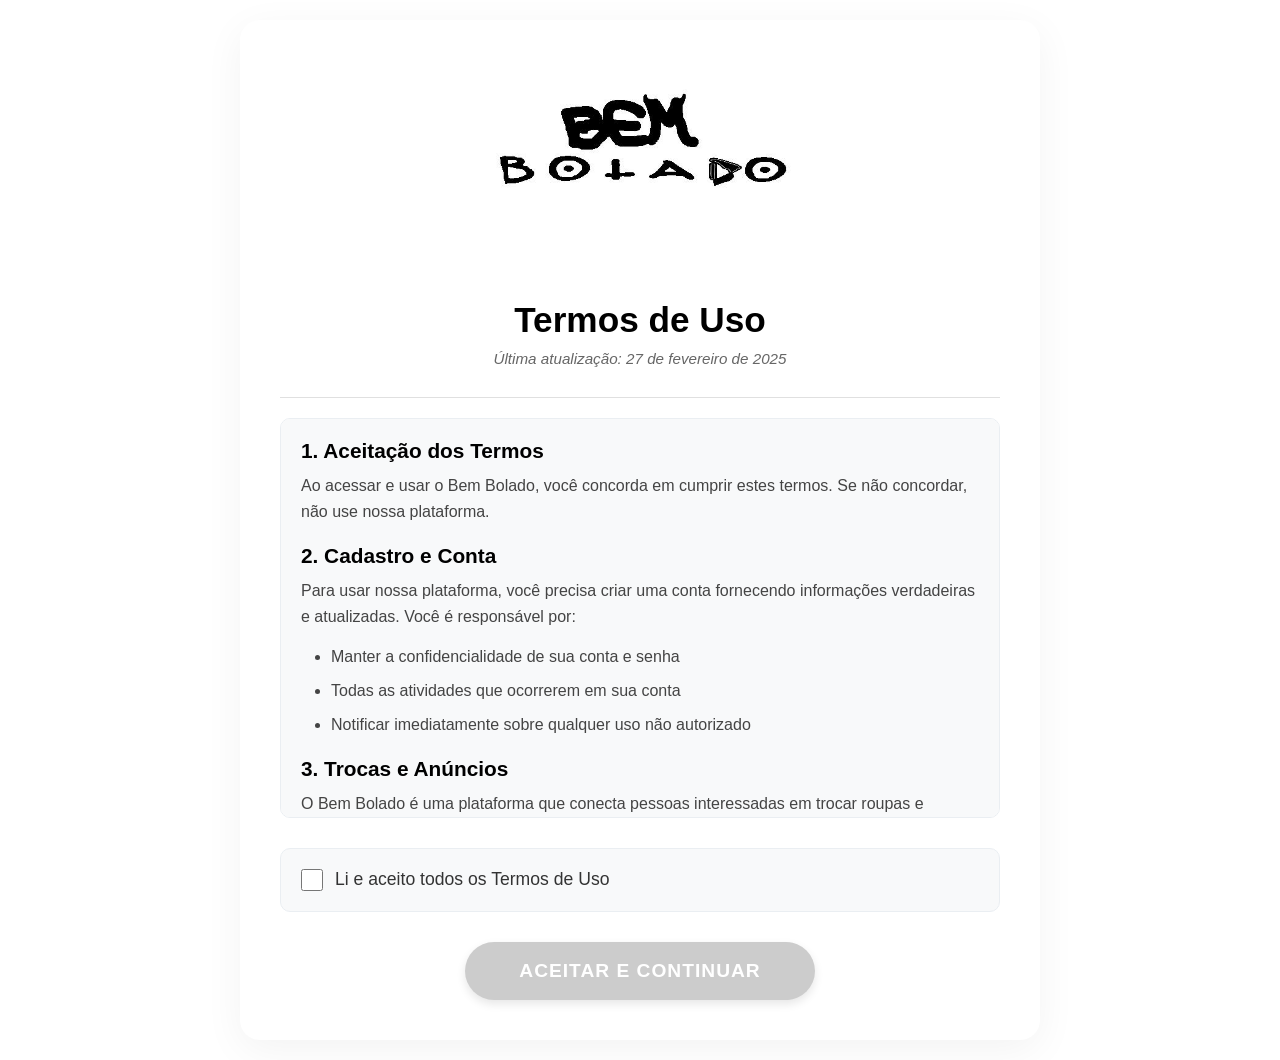
<file: index.html>
<!DOCTYPE html>
<html lang="pt-br">
<head>
    <meta charset="UTF-8">
    <meta name="viewport" content="width=device-width, initial-scale=1.0">
    <title>Bem Bolado</title>
    <link rel="stylesheet" href="style.css">
</head>
<body>
    <!-- Loading enquanto verifica -->
    <div class="loading-container" id="loading">
        <div class="loading-spinner"></div>
        <p>Carregando...</p>
    </div>

    <!-- CONTEÚDO DE LOGIN (só aparece se já aceitou os termos) -->
    <div class="container" id="conteudoLogin" style="display: none;">
        <div class="logo-container">
            <img src="foto_logo.jpg" alt="Bem Bolado" class="logo-imagem">
        </div>
        
        <div class="buttons">
            <button id="criarContaBtn" class="btn btn-primary">CRIE UMA CONTA</button>
            <button id="temContaBtn" class="btn btn-secondary">JÁ TEM UMA CONTA?</button>
        </div>
    </div>

    <!-- Modal de Login -->
    <div id="loginModal" class="modal">
        <div class="modal-content">
            <span class="close">&times;</span>
            <h2>Login</h2>
            <form id="loginForm">
                <div class="form-group">
                    <label for="email">Email</label>
                    <input type="email" id="email" placeholder="digite o email...">
                </div>
                <div class="form-group">
                    <label for="senha">Senha</label>
                    <input type="password" id="senha" placeholder="digite a senha...">
                </div>
                <button type="submit" class="btn btn-primary btn-block">LOGIN</button>
                <div class="modal-links">
                    <a href="#" id="esqueciSenha">ESQUECEU A SENHA?</a>
                    <a href="#" id="criarContaModal">CRIE UMA CONTA</a>
                </div>
            </form>
        </div>
    </div>

    <!-- Modal de Registro -->
    <div id="registerModal" class="modal">
        <div class="modal-content">
            <span class="close">&times;</span>
            <h2>Torne-se um BOLADO!</h2>
            <h3>Crie uma Conta</h3>
            <form id="registerForm">
                <div class="form-group">
                    <label for="nomeCompleto">Nome Completo</label>
                    <input type="text" id="nomeCompleto" placeholder="digite o nome completo...">
                </div>
                <div class="form-group">
                    <label for="emailRegistro">Email</label>
                    <input type="email" id="emailRegistro" placeholder="digite o email...">
                </div>
                <div class="form-group">
                    <label for="senhaRegistro">Senha</label>
                    <input type="password" id="senhaRegistro" placeholder="digite a senha...">
                </div>
                <div class="form-group">
                    <label for="cpf">CPF</label>
                    <input type="text" id="cpf" placeholder="digite seu CPF...">
                </div>
                <button type="submit" class="btn btn-primary btn-block">CRIAR</button>
                <div class="modal-links">
                    <a href="#" id="jaTemConta">JÁ TEM UMA CONTA?</a>
                </div>
            </form>
        </div>
    </div>

    <!-- Modal de Recuperar Senha -->
    <div id="forgotModal" class="modal">
        <div class="modal-content">
            <span class="close">&times;</span>
            <h2>Recuperar Senha</h2>
            <form id="forgotForm">
                <div class="form-group">
                    <label for="emailForgot">Email</label>
                    <input type="email" id="emailForgot" placeholder="digite seu email...">
                </div>
                <button type="submit" class="btn btn-primary btn-block">ENVIAR</button>
                <div class="modal-links">
                    <a href="#" id="voltarLogin">VOLTAR AO LOGIN</a>
                </div>
            </form>
        </div>
    </div>

    <script src="script.js"></script>
    <script>
        // Verifica se o usuário já aceitou os termos
        document.addEventListener('DOMContentLoaded', function() {
            const termosAceitos = sessionStorage.getItem('termosAceitos');
            
            if (!termosAceitos) {
                // Se não aceitou, redireciona para termos.html
                window.location.href = 'termo.html';
            } else {
                // Se aceitou, mostra o conteúdo de login
                document.getElementById('loading').style.display = 'none';
                document.getElementById('conteudoLogin').style.display = 'block';
            }
        });
    </script>
</body>
</html>
</file>
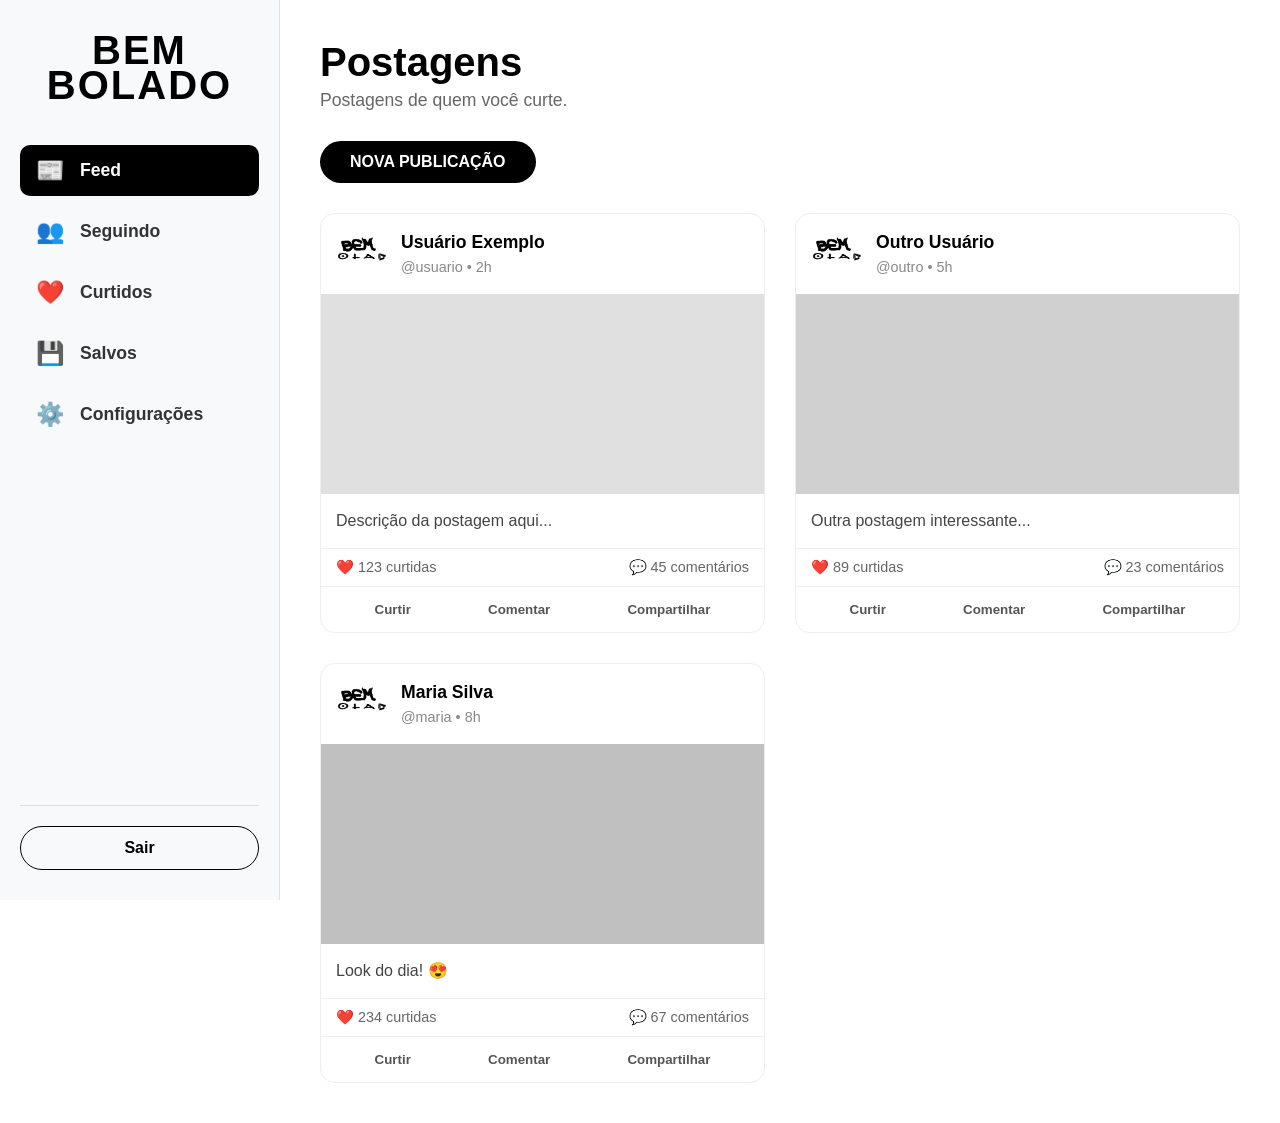
<file: dashboard.html>
<!DOCTYPE html>
<html lang="pt-br">
<head>
    <meta charset="UTF-8">
    <meta name="viewport" content="width=device-width, initial-scale=1.0">
    <title>Bem Bolado - Dashboard</title>
    <link rel="stylesheet" href="style.css">
    <link rel="stylesheet" href="dashboard.css">
</head>
<body class="dashboard-page">
    <div class="dashboard-container">
        <!-- MENU LATERAL ESQUERDO -->
        <aside class="sidebar">
            <div class="sidebar-header">
                <div class="sidebar-logo">
                    <div class="logo-linha1">BEM</div>
                    <div class="logo-linha2">BOLADO</div>
                </div>
            </div>
            
            <nav class="sidebar-nav">
                <a href="#" class="nav-item active">
                    <span class="nav-icon">📰</span>
                    <span>Feed</span>
                </a>
                <a href="#" class="nav-item">
                    <span class="nav-icon">👥</span>
                    <span>Seguindo</span>
                </a>
                <a href="#" class="nav-item">
                    <span class="nav-icon">❤️</span>
                    <span>Curtidos</span>
                </a>
                <a href="#" class="nav-item">
                    <span class="nav-icon">💾</span>
                    <span>Salvos</span>
                </a>
                <a href="#" class="nav-item">
                    <span class="nav-icon">⚙️</span>
                    <span>Configurações</span>
                </a>
            </nav>

            <div class="sidebar-footer">
                <button id="logoutBtn" class="sidebar-logout">Sair</button>
            </div>
        </aside>

        <!-- CONTEÚDO PRINCIPAL -->
        <main class="main-content">
            <header class="content-header">
                <h1>Postagens</h1>
                <p class="subtitle">Postagens de quem você curte.</p>
            </header>

            <!-- BOTÃO NOVA PUBLICAÇÃO -->
            <div class="new-post-section">
                <button id="novaPublicacaoBtn" class="btn-new-post">NOVA PUBLICAÇÃO</button>
            </div>

            <!-- GRADE DE POSTAGENS -->
            <div class="posts-grid">
                <!-- Postagem 1 -->
                <div class="post-card">
                    <div class="post-header">
                        <img src="foto_logo.jpg" alt="Avatar" class="post-avatar">
                        <div class="post-info">
                            <h4>Usuário Exemplo</h4>
                            <span class="post-time">@usuario • 2h</span>
                        </div>
                    </div>
                    <div class="post-image" style="background-color: #e0e0e0;"></div>
                    <div class="post-content">
                        <p>Descrição da postagem aqui...</p>
                    </div>
                    <div class="post-stats">
                        <span>❤️ 123 curtidas</span>
                        <span>💬 45 comentários</span>
                    </div>
                    <div class="post-actions">
                        <button class="action-btn">Curtir</button>
                        <button class="action-btn">Comentar</button>
                        <button class="action-btn">Compartilhar</button>
                    </div>
                </div>

                <!-- Postagem 2 -->
                <div class="post-card">
                    <div class="post-header">
                        <img src="foto_logo.jpg" alt="Avatar" class="post-avatar">
                        <div class="post-info">
                            <h4>Outro Usuário</h4>
                            <span class="post-time">@outro • 5h</span>
                        </div>
                    </div>
                    <div class="post-image" style="background-color: #d0d0d0;"></div>
                    <div class="post-content">
                        <p>Outra postagem interessante...</p>
                    </div>
                    <div class="post-stats">
                        <span>❤️ 89 curtidas</span>
                        <span>💬 23 comentários</span>
                    </div>
                    <div class="post-actions">
                        <button class="action-btn">Curtir</button>
                        <button class="action-btn">Comentar</button>
                        <button class="action-btn">Compartilhar</button>
                    </div>
                </div>

                <!-- Postagem 3 -->
                <div class="post-card">
                    <div class="post-header">
                        <img src="foto_logo.jpg" alt="Avatar" class="post-avatar">
                        <div class="post-info">
                            <h4>Maria Silva</h4>
                            <span class="post-time">@maria • 8h</span>
                        </div>
                    </div>
                    <div class="post-image" style="background-color: #c0c0c0;"></div>
                    <div class="post-content">
                        <p>Look do dia! 😍</p>
                    </div>
                    <div class="post-stats">
                        <span>❤️ 234 curtidas</span>
                        <span>💬 67 comentários</span>
                    </div>
                    <div class="post-actions">
                        <button class="action-btn">Curtir</button>
                        <button class="action-btn">Comentar</button>
                        <button class="action-btn">Compartilhar</button>
                    </div>
                </div>
            </div>
        </main>
    </div>

    <script src="dashboard.js"></script>
</body>

</html>
</file>
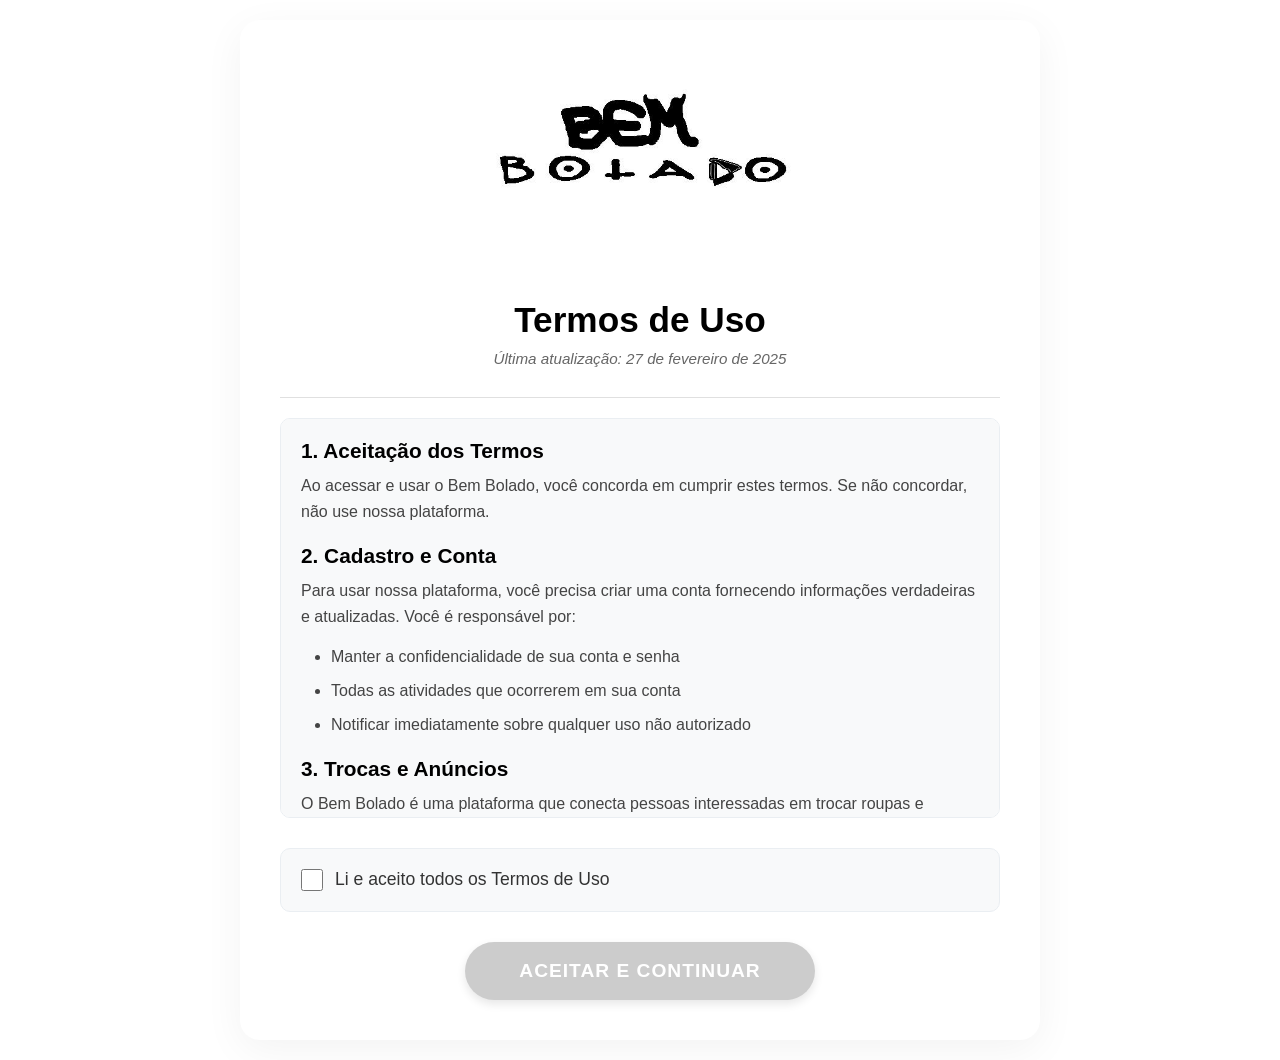
<file: termo.html>
<!DOCTYPE html>
<html lang="pt-br">
<head>
    <meta charset="UTF-8">
    <meta name="viewport" content="width=device-width, initial-scale=1.0">
    <title>Bem Bolado - Termos de Uso</title>
    <style>
        * {
            margin: 0;
            padding: 0;
            box-sizing: border-box;
            font-family: 'Segoe UI', Tahoma, Geneva, Verdana, sans-serif;
        }

        body {
            background-color: #ffffff;
            min-height: 100vh;
            display: flex;
            align-items: center;
            justify-content: center;
            padding: 20px;
        }

        .termos-container {
            max-width: 800px;
            width: 100%;
            background: white;
            border-radius: 20px;
            padding: 40px;
            box-shadow: 0 10px 40px rgba(0, 0, 0, 0.05);
        }

        /* Logo - mesma do index */
        .logo-container {
            margin-bottom: 40px;
            width: 100%;
            display: flex;
            justify-content: center;
        }

        .logo-img {
            max-width: 100%;
            height: auto;
            max-height: 200px;
            width: auto;
            object-fit: contain;
        }

        h1 {
            color: #000000;
            font-size: 2.2em;
            margin-bottom: 10px;
            text-align: center;
            font-weight: 700;
        }

        .data-atualizacao {
            text-align: center;
            color: #666;
            margin-bottom: 30px;
            font-style: italic;
            font-size: 0.95em;
        }

        hr {
            border: none;
            height: 1px;
            background-color: #e0e0e0;
            margin: 20px 0;
        }

        .termos-conteudo {
            max-height: 400px;
            overflow-y: auto;
            padding: 20px;
            background: #f8f9fa;
            border-radius: 10px;
            margin-bottom: 30px;
            border: 1px solid #eaeef2;
        }

        .termos-conteudo h2 {
            color: #000000;
            font-size: 1.3em;
            margin: 20px 0 10px;
            font-weight: 700;
        }

        .termos-conteudo h2:first-of-type {
            margin-top: 0;
        }

        .termos-conteudo p {
            color: #444;
            line-height: 1.6;
            margin-bottom: 15px;
        }

        .termos-conteudo ul {
            margin-bottom: 15px;
            padding-left: 30px;
        }

        .termos-conteudo li {
            color: #444;
            line-height: 1.6;
            margin-bottom: 8px;
        }

        /* Checkbox - estilo personalizado */
        .termos-aceite {
            background: #f8f9fa;
            padding: 20px;
            border-radius: 10px;
            margin-bottom: 30px;
            border: 1px solid #eaeef2;
        }

        .checkbox-container {
            display: flex;
            align-items: center;
            gap: 12px;
            cursor: pointer;
            font-size: 1.1em;
            color: #333;
        }

        .checkbox-container input[type="checkbox"] {
            width: 22px;
            height: 22px;
            cursor: pointer;
            accent-color: #000000;
        }

        /* Botão - mesmo estilo do site */
        .btn-container {
            text-align: center;
        }

        .btn-continuar {
            padding: 18px 50px;
            border-radius: 50px;
            font-weight: bold;
            transition: all 0.3s ease;
            border: none;
            cursor: pointer;
            font-size: 1.2em;
            letter-spacing: 1px;
            width: 100%;
            max-width: 350px;
            background-color: #000000;
            color: white;
            box-shadow: 0 4px 10px rgba(0, 0, 0, 0.2);
        }

        .btn-continuar:hover:not(:disabled) {
            background-color: #333333;
            transform: scale(105%);
            box-shadow: 0 8px 20px rgba(0, 0, 0, 0.3);
        }

        .btn-continuar:disabled {
            opacity: 0.5;
            cursor: not-allowed;
            background-color: #999999;
        }

        .btn-continuar:disabled:hover {
            transform: none;
            box-shadow: none;
        }

        /* Scroll personalizado */
        .termos-conteudo::-webkit-scrollbar {
            width: 8px;
        }

        .termos-conteudo::-webkit-scrollbar-track {
            background: #f1f1f1;
            border-radius: 10px;
        }

        .termos-conteudo::-webkit-scrollbar-thumb {
            background: #888;
            border-radius: 10px;
        }

        .termos-conteudo::-webkit-scrollbar-thumb:hover {
            background: #555;
        }

        /* Responsividade */
        @media (max-width: 768px) {
            .termos-container {
                padding: 20px;
            }

            .logo-img {
                max-height: 150px;
            }

            h1 {
                font-size: 1.8em;
            }

            .btn-continuar {
                padding: 15px 30px;
                font-size: 1.1em;
                max-width: 300px;
            }

            .termos-conteudo {
                padding: 15px;
            }
        }
    </style>
</head>
<body>
    <div class="termos-container">
        <!-- LOGO - mesma do index -->
        <div class="logo-container">
            <img src="foto_logo.jpg" alt="Bem Bolado" class="logo-img">
        </div>

        <h1>Termos de Uso</h1>
        <div class="data-atualizacao">Última atualização: 27 de fevereiro de 2025</div>

        <hr>

        <div class="termos-conteudo">
            <h2>1. Aceitação dos Termos</h2>
            <p>Ao acessar e usar o Bem Bolado, você concorda em cumprir estes termos. Se não concordar, não use nossa plataforma.</p>

            <h2>2. Cadastro e Conta</h2>
            <p>Para usar nossa plataforma, você precisa criar uma conta fornecendo informações verdadeiras e atualizadas. Você é responsável por:</p>
            <ul>
                <li>Manter a confidencialidade de sua conta e senha</li>
                <li>Todas as atividades que ocorrerem em sua conta</li>
                <li>Notificar imediatamente sobre qualquer uso não autorizado</li>
            </ul>

            <h2>3. Trocas e Anúncios</h2>
            <p>O Bem Bolado é uma plataforma que conecta pessoas interessadas em trocar roupas e acessórios. É importante entender que:</p>
            <ul>
                <li>As trocas são de inteira responsabilidade dos usuários envolvidos</li>
                <li>Anúncios devem conter informações verdadeiras e precisas</li>
                <li>Fotos devem ser reais e representar fielmente o produto</li>
                <li>Não nos responsabilizamos por desacordos nas trocas</li>
            </ul>

            <h2>4. Conduta do Usuário</h2>
            <p>Ao usar nossa plataforma, você concorda em:</p>
            <ul>
                <li>Respeitar todos os usuários</li>
                <li>Não publicar conteúdo ofensivo, discriminatório ou ilegal</li>
                <li>Não violar direitos de terceiros</li>
                <li>Não usar a plataforma para fins ilegais</li>
                <li>Não enviar spam ou mensagens não solicitadas</li>
            </ul>

            <h2>5. Privacidade</h2>
            <p>Seus dados são protegidos conforme nossa Política de Privacidade. Não compartilhamos informações pessoais sem seu consentimento, exceto quando exigido por lei.</p>

            <h2>6. Propriedade Intelectual</h2>
            <p>Todo o conteúdo da plataforma (logos, designs, textos) é propriedade do Bem Bolado. Você não pode copiar, modificar ou distribuir sem autorização.</p>

            <h2>7. Modificações dos Termos</h2>
            <p>Podemos alterar estes termos a qualquer momento. O uso contínuo da plataforma após alterações constitui aceitação dos novos termos.</p>

            <h2>8. Limitação de Responsabilidade</h2>
            <p>O Bem Bolado não se responsabiliza por:</p>
            <ul>
                <li>Problemas em trocas entre usuários</li>
                <li>Danos ou perdas decorrentes do uso da plataforma</li>
                <li>Conteúdo publicado por usuários</li>
                <li>Interrupções temporárias do serviço</li>
            </ul>

            <h2>9. Cancelamento de Conta</h2>
            <p>Podemos suspender ou cancelar contas que violem estes termos. Você também pode cancelar sua conta a qualquer momento entrando em contato conosco.</p>

            <h2>10. Contato</h2>
            <p>Dúvidas sobre estes termos? Entre em contato:</p>
            <ul>
                <li>Email: BemBoladoSuporte@gmail.com</li>
                <li>Instagram: @BemBolado</li>
            </ul>
        </div>

        <div class="termos-aceite">
            <label class="checkbox-container">
                <input type="checkbox" id="aceitarTermos">
                <span>Li e aceito todos os Termos de Uso</span>
            </label>
        </div>

        <div class="btn-container">
            <button id="continuarBtn" class="btn-continuar" disabled>ACEITAR E CONTINUAR</button>
        </div>
    </div>

    <script>
        // Elementos
        const aceitarCheckbox = document.getElementById('aceitarTermos');
        const continuarBtn = document.getElementById('continuarBtn');

        // Habilitar/desabilitar botão baseado no checkbox
        aceitarCheckbox.addEventListener('change', function() {
            continuarBtn.disabled = !this.checked;
        });

        // Redirecionar para o index.html ao clicar no botão
        continuarBtn.addEventListener('click', () => {
            if (!continuarBtn.disabled) {
                // Salva flag indicando que os termos foram aceitos
                sessionStorage.setItem('termosAceitos', 'true');
                // Redireciona para o login
                window.location.href = 'index.html';
            }
        });
    </script>
</body>
</html>
</file>
<file: style.css>
* {
    margin: 0;
    padding: 0;
    box-sizing: border-box;
    font-family: 'Segoe UI', Tahoma, Geneva, Verdana, sans-serif;
}

body {
    background-color: #ffffff;
    min-height: 100vh;
    display: flex;
    align-items: center;
    justify-content: center;
}

.container {
    text-align: center;
    padding: 20px;
    width: 100%;
    max-width: 1200px;
}

.logo-container {
    margin-bottom: 60px;
    width: 100%;
    display: flex;
    justify-content: center;
}

.logo-imagem {
    max-width: 100%;
    height: auto;
    max-height: 300px;
    width: auto;
    object-fit: contain;
}

.buttons {
    display: flex;
    flex-direction: column;
    gap: 20px;
    align-items: center;
}

.btn {
    padding: 18px 50px;
    border-radius: 50px;
    font-weight: bold;
    transition: all 0.3s ease;
    border: none;
    cursor: pointer;
    font-size: 1.2em;
    letter-spacing: 1px;
    width: 100%;
    max-width: 350px;
}

.btn-primary {
    background-color: #000000;
    color: white;
    box-shadow: 0 4px 10px rgba(0, 0, 0, 0.2);
}

.btn-primary:hover {
    background-color: #333333;
    transform: scale(105%);
    box-shadow: 0 8px 20px rgba(0, 0, 0, 0.3);
}

.btn-secondary {
    background: transparent;
    color: #000000;
    border: 2px solid #000000;
}

.btn-secondary:hover {
    background-color: #000000;
    color: white;
}

/* Modais */
.modal {
    display: none;
    position: fixed;
    z-index: 1000;
    left: 0;
    top: 0;
    width: 100%;
    height: 100%;
    background-color: rgba(0, 0, 0, 0.3);
    align-items: center;
    justify-content: center;
    backdrop-filter: blur(5px);
}

.modal.show {
    display: flex;
}

.modal-content {
    background: white;
    border-radius: 20px;
    padding: 40px;
    width: 90%;
    max-width: 450px;
    position: relative;
    animation: slideIn 0.3s ease;
    box-shadow: 0 20px 60px rgba(0, 0, 0, 0.1);
}

@keyframes slideIn {
    from {
        transform: translateY(-50px);
        opacity: 0;
    }
    to {
        transform: translateY(0);
        opacity: 1;
    }
}

.close {
    position: absolute;
    right: 25px;
    top: 15px;
    font-size: 28px;
    font-weight: bold;
    color: #999;
    cursor: pointer;
    transition: color 0.3s;
}

.close:hover {
    color: #000000;
}

.modal-content h2 {
    color: #333;
    margin-bottom: 10px;
    font-size: 2em;
    position: relative;
    padding-bottom: 10px;
}

.modal-content h2:after {
    content: '';
    position: absolute;
    left: 0;
    bottom: 0;
    width: 60px;
    height: 4px;
    background-color: #000000;
    border-radius: 2px;
}

.modal-content h3 {
    color: #333333;
    font-size: 1.2em;
    margin-bottom: 30px;
    font-weight: 500;
}

.form-group {
    margin-bottom: 20px;
}

label {
    display: block;
    margin-bottom: 8px;
    color: #555;
    font-weight: 600;
}

input {
    width: 100%;
    padding: 15px;
    border: 2px solid #eaeef2;
    border-radius: 10px;
    font-size: 1em;
    transition: all 0.3s;
    background-color: #f8fafc;
}

input:focus {
    outline: none;
    border-color: #000000;
    background-color: white;
    box-shadow: 0 0 0 3px rgba(0, 0, 0, 0.1);
}

input::placeholder {
    color: #aab7c4;
    font-style: italic;
}

.btn-block {
    width: 100%;
    margin: 30px 0 20px;
    background-color: #000000;
    color: white;
}

.btn-block:hover {
    background-color: #333333;
    transform: scale(102%);
    box-shadow: 0 10px 20px rgba(0, 0, 0, 0.2);
}

.modal-links {
    display: flex;
    justify-content: space-between;
    flex-wrap: wrap;
    gap: 10px;
    margin-top: 15px;
}

.modal-links a {
    color: #000000;
    text-decoration: none;
    font-size: 0.9em;
    font-weight: 600;
    cursor: pointer;
    transition: color 0.3s;
}

.modal-links a:hover {
    color: #333333;
    text-decoration: underline;
}

/* Alertas */
.alert {
    padding: 15px;
    border-radius: 10px;
    margin-bottom: 20px;
    display: none;
    animation: fadeIn 0.3s ease;
}

@keyframes fadeIn {
    from {
        opacity: 0;
        transform: translateY(-10px);
    }
    to {
        opacity: 1;
        transform: translateY(0);
    }
}

.alert.show {
    display: block;
}

.alert-success {
    background: #e8f5e9;
    color: #2e7d32;
    border: 1px solid #a5d6a7;
}

.alert-error {
    background: #ffebee;
    color: #c62828;
    border: 1px solid #ef9a9a;
}

/* ============================================= */
/* NOVAS ADIÇÕES - LOADING E UTILITÁRIOS */
/* ============================================= */

/* Loading container */
.loading-container {
    text-align: center;
    padding: 50px;
}

.loading-spinner {
    width: 50px;
    height: 50px;
    border: 5px solid #f3f3f3;
    border-top: 5px solid #000000;
    border-radius: 50%;
    animation: spin 1s linear infinite;
    margin: 20px auto;
}

@keyframes spin {
    0% { transform: rotate(0deg); }
    100% { transform: rotate(360deg); }
}

.loading-container p {
    color: #666;
    font-size: 1.2em;
    margin-top: 20px;
}

/* Utilitários de display */
.hidden {
    display: none !important;
}

/* ============================================= */
/* Responsividade (mantida) */
/* ============================================= */
@media (max-width: 768px) {
    .logo-imagem {
        max-height: 200px;
    }
    
    .btn {
        padding: 15px 30px;
        font-size: 1.1em;
        max-width: 300px;
    }
    
    .modal-content {
        padding: 30px 20px;
        margin: 20px;
    }
    
    .modal-links {
        flex-direction: column;
        align-items: center;
        gap: 15px;
    }
    
    /* Ajustes para loading no celular */
    .loading-container {
        padding: 30px;
    }
    
    .loading-spinner {
        width: 40px;
        height: 40px;
    }
    
    .loading-container p {
        font-size: 1em;
    }
}
</file>
<file: dashboard.css>
/* ============================================= */
/* DASHBOARD - ESTILOS EXCLUSIVOS */
/* ============================================= */

body.dashboard-page {
    display: block;
}

.dashboard-container {
    display: flex;
    min-height: 100vh;
    width: 100%;
}

/* ===== SIDEBAR ===== */
.sidebar {
    width: 280px;
    background-color: #f8f9fa;
    border-right: 1px solid #e0e0e0;
    padding: 30px 20px;
    display: flex;
    flex-direction: column;
    position: fixed;
    top: 0;
    left: 0;
    height: 100vh;
    overflow-y: auto;
}

.sidebar-header {
    margin-bottom: 40px;
    text-align: center;
}

.sidebar-logo .logo-linha1 {
    font-size: 2.5em;
    font-weight: 800;
    color: #000;
    line-height: 1;
    letter-spacing: 2px;
}

.sidebar-logo .logo-linha2 {
    font-size: 2.5em;
    font-weight: 800;
    color: #000;
    line-height: 1;
    letter-spacing: 2px;
    margin-top: -5px;
}

.sidebar-nav {
    flex: 1;
    display: flex;
    flex-direction: column;
    gap: 10px;
}

.nav-item {
    display: flex;
    align-items: center;
    gap: 15px;
    padding: 12px 15px;
    text-decoration: none;
    color: #333;
    font-weight: 600;
    font-size: 1.1em;
    border-radius: 10px;
    transition: all 0.3s;
}

.nav-item:hover {
    background-color: #e0e0e0;
    color: #000;
}

.nav-item.active {
    background-color: #000;
    color: white;
}

.nav-icon {
    font-size: 1.3em;
    width: 30px;
    text-align: center;
}

.sidebar-footer {
    margin-top: auto;
    padding-top: 20px;
    border-top: 1px solid #ddd;
}

.sidebar-logout {
    width: 100%;
    padding: 12px;
    background: none;
    border: 1px solid #000;
    border-radius: 30px;
    cursor: pointer;
    font-weight: 600;
    font-size: 1em;
    transition: all 0.3s;
}

.sidebar-logout:hover {
    background-color: #000;
    color: white;
}

/* ===== CONTEÚDO PRINCIPAL ===== */
.main-content {
    margin-left: 280px;
    flex: 1;
    padding: 40px;
    background-color: #ffffff;
    min-height: 100vh;
}

.content-header {
    margin-bottom: 30px;
}

.content-header h1 {
    font-size: 2.5em;
    color: #000;
    margin-bottom: 5px;
}

.content-header .subtitle {
    font-size: 1.1em;
    color: #666;
}

.new-post-section {
    margin-bottom: 30px;
}

.btn-new-post {
    padding: 12px 30px;
    background-color: #000;
    color: white;
    border: none;
    border-radius: 30px;
    font-size: 1em;
    font-weight: 600;
    cursor: pointer;
    transition: all 0.3s;
}

.btn-new-post:hover {
    background-color: #333;
    transform: scale(105%);
}

.posts-grid {
    display: grid;
    grid-template-columns: repeat(auto-fill, minmax(350px, 1fr));
    gap: 30px;
}

.post-card {
    background: white;
    border: 1px solid #eee;
    border-radius: 15px;
    overflow: hidden;
    transition: transform 0.3s, box-shadow 0.3s;
}

.post-card:hover {
    transform: translateY(-5px);
    box-shadow: 0 10px 25px rgba(0,0,0,0.1);
}

.post-header {
    display: flex;
    align-items: center;
    gap: 15px;
    padding: 15px;
}

.post-avatar {
    width: 50px;
    height: 50px;
    border-radius: 50%;
    object-fit: cover;
}

.post-info h4 {
    margin-bottom: 5px;
    font-size: 1.1em;
}

.post-time {
    color: #888;
    font-size: 0.9em;
}

.post-image {
    width: 100%;
    height: 200px;
    background-color: #f0f0f0;
}

.post-content {
    padding: 15px;
    color: #444;
    line-height: 1.5;
}

.post-stats {
    display: flex;
    justify-content: space-between;
    padding: 10px 15px;
    border-top: 1px solid #eee;
    border-bottom: 1px solid #eee;
    color: #666;
    font-size: 0.9em;
}

.post-actions {
    display: flex;
    justify-content: space-around;
    padding: 10px 15px;
}

.action-btn {
    background: none;
    border: none;
    color: #555;
    font-weight: 600;
    cursor: pointer;
    padding: 5px 15px;
    border-radius: 20px;
    transition: all 0.3s;
}

.action-btn:hover {
    background-color: #f0f0f0;
    color: #000;
}

/* Responsividade */
@media (max-width: 768px) {
    .dashboard-container {
        flex-direction: column;
    }
    
    .sidebar {
        position: relative;
        width: 100%;
        height: auto;
        border-right: none;
        border-bottom: 1px solid #e0e0e0;
    }
    
    .main-content {
        margin-left: 0;
        padding: 20px;
    }
    
    .posts-grid {
        grid-template-columns: 1fr;
    }
    
    .content-header h1 {
        font-size: 2em;
    }
}
</file>
